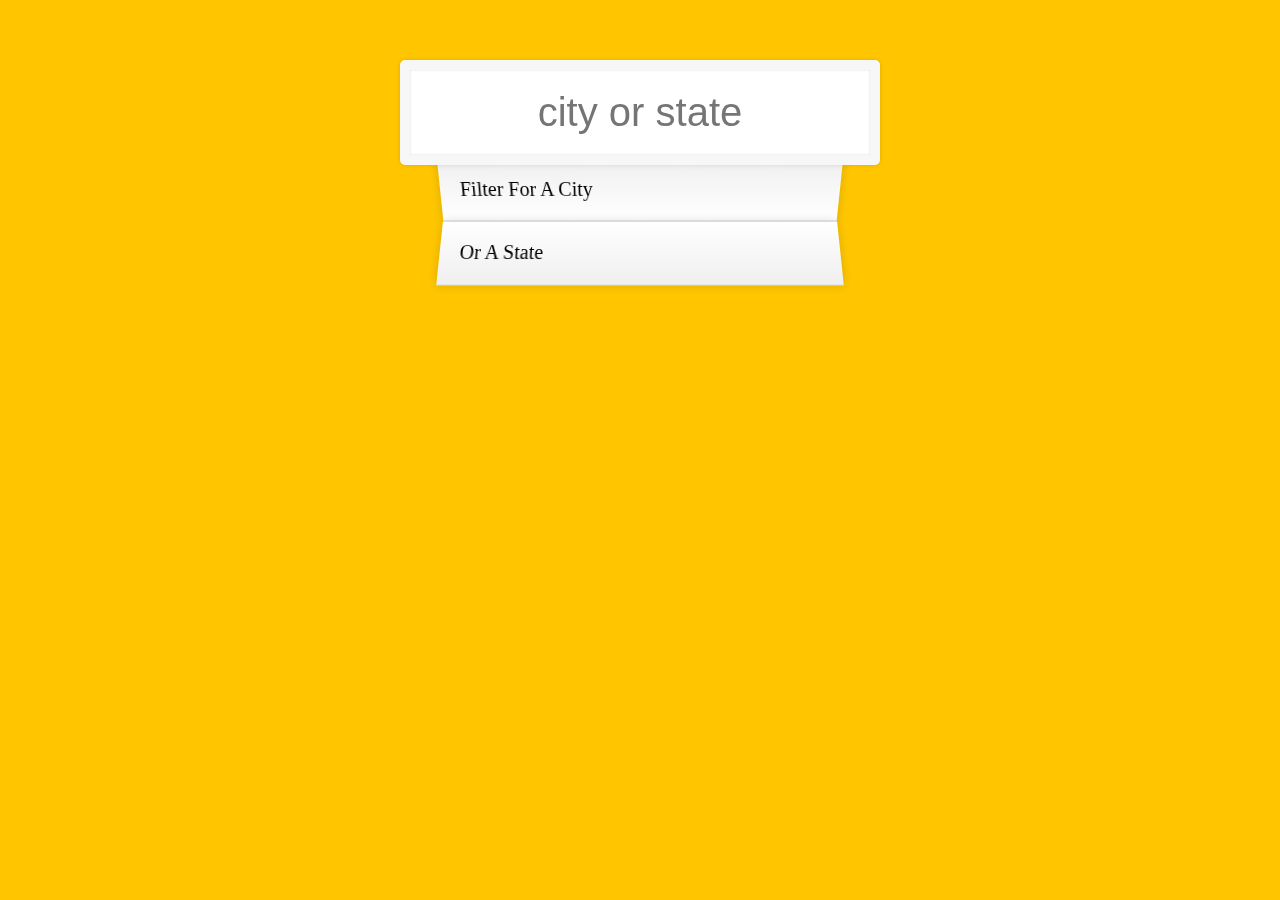
<file: ajaxtype-day6/index.html>
<!DOCTYPE html>
<html lang="en">

<head>
    <meta charset="utf-8">
    <title>Type Ahead</title>
    <link rel="stylesheet" href="style.css">
</head>

<body>
    <form class='search-form'>
        <input type="text" class="search" placeholder="city or state">
        <ul class="suggestions">
            <li>Filter for a city</li>
            <li>or a state</li>
        </ul>
    </form>


    <script>
        const endpoint = 'https://gist.githubusercontent.com/Miserlou/c5cd8364bf9b2420bb29/raw/2bf258763cdddd704f8ffd3ea9a3e81d25e2c6f6/cities.json';

        const cities = [];

        fetch(endpoint)
            .then(blob => blob.json())
            .then(data => cities.push(...data));


        function findMatches(wordToMatch, cities) {
            return cities.filter(place => {
              const regex = new RegExp(wordToMatch, 'gi');

              return place.city.match(regex) || place.state.match(regex);

            })
        }

        function numberWithCommas(x){
          return x.toString().replace(/\B(?=(\d{3})+(?!\d))/g, ',');
        }

        function displayMatches(){
          const matchArray = findMatches(this.value, cities);
          console.log(matchArray);
          const html = matchArray.map(place => {
            const regex = new RegExp(this.value, 'gi');
            const cityName = place.city.replace(regex, `<span class = "h1">${this.value}</span>`)
            const stateName = place.state.replace(regex, `<span class = "h1">${this.value}</span>`)

            return `
            <li>
            <span class = "name">${place.city}, ${place.state}</span>
            <span class = "population">${numberWithCommas(place.population)}</span>
            </li>
            `;
          }).join('');
          suggestions.innerHTML = html;
        }

        const searchInput = document.querySelector('.search');
        const suggestions = document.querySelector('.suggestions');

        searchInput.addEventListener('change', displayMatches);
        searchInput.addEventListener('keyup', displayMatches);

    </script>
</body>

</html>
</file>
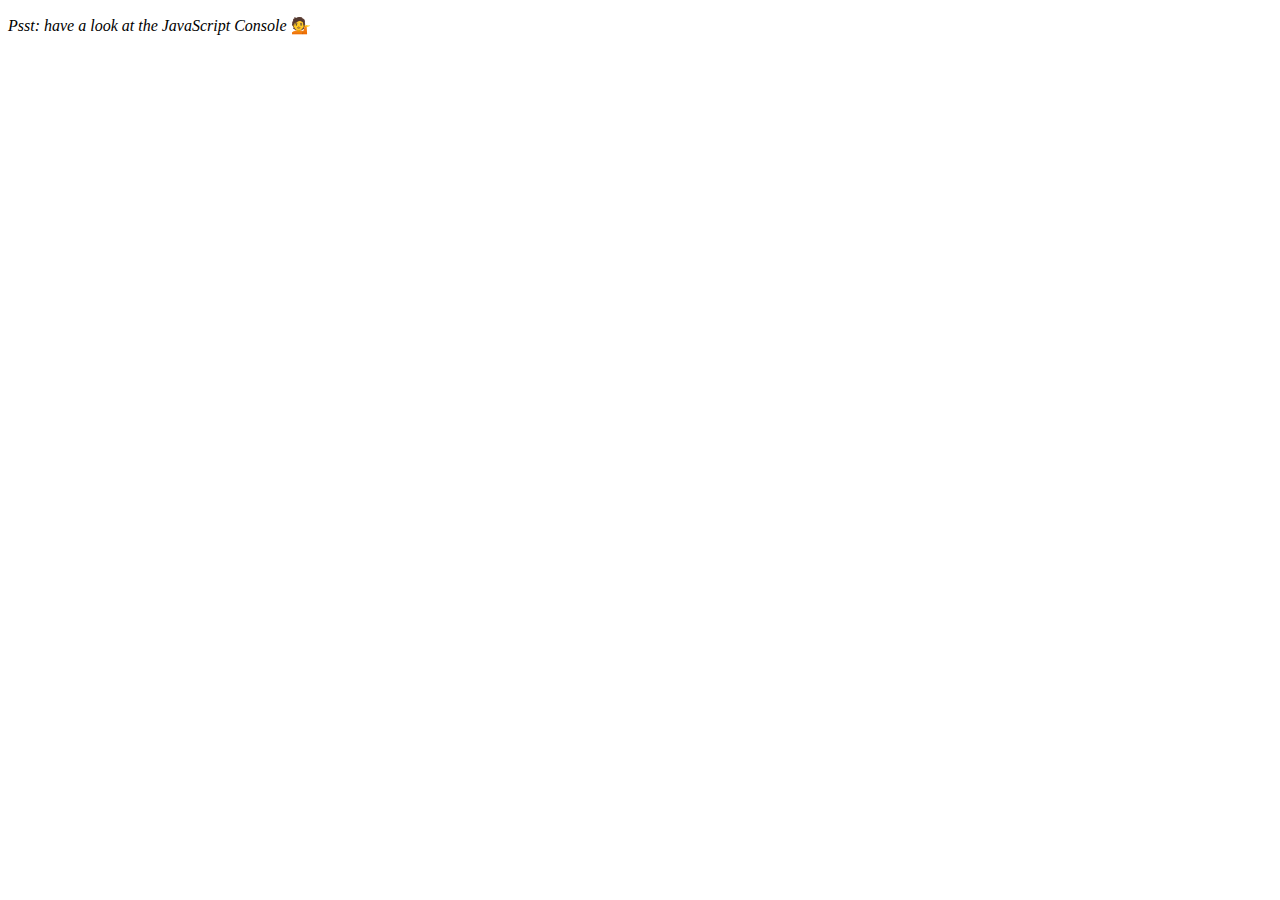
<file: cardio-day4/index.html>
<!DOCTYPE html>
<html lang="en">

<head>
    <meta charset="UTF-8">
    <title>Array Cardio 💪</title>
</head>

<body>
    <p><em>Psst: have a look at the JavaScript Console</em> 💁</p>
    <script>
        // Get your shorts on - this is an array workout!
        // ## Array Cardio Day 1
        // Some data we can work with
        const inventors = [{
            first: 'Albert',
            last: 'Einstein',
            year: 1879,
            passed: 1955
        }, {
            first: 'Isaac',
            last: 'Newton',
            year: 1643,
            passed: 1727
        }, {
            first: 'Galileo',
            last: 'Galilei',
            year: 1564,
            passed: 1642
        }, {
            first: 'Marie',
            last: 'Curie',
            year: 1867,
            passed: 1934
        }, {
            first: 'Johannes',
            last: 'Kepler',
            year: 1571,
            passed: 1630
        }, {
            first: 'Nicolaus',
            last: 'Copernicus',
            year: 1473,
            passed: 1543
        }, {
            first: 'Max',
            last: 'Planck',
            year: 1858,
            passed: 1947
        }, {
            first: 'Katherine',
            last: 'Blodgett',
            year: 1898,
            passed: 1979
        }, {
            first: 'Ada',
            last: 'Lovelace',
            year: 1815,
            passed: 1852
        }, {
            first: 'Sarah E.',
            last: 'Goode',
            year: 1855,
            passed: 1905
        }, {
            first: 'Lise',
            last: 'Meitner',
            year: 1878,
            passed: 1968
        }, {
            first: 'Hanna',
            last: 'Hammarström',
            year: 1829,
            passed: 1909
        }];
        const people = ['Beck, Glenn', 'Becker, Carl', 'Beckett, Samuel', 'Beddoes, Mick', 'Beecher, Henry', 'Beethoven, Ludwig', 'Begin, Menachem', 'Belloc, Hilaire', 'Bellow, Saul', 'Benchley, Robert', 'Benenson, Peter', 'Ben-Gurion, David',
            'Benjamin, Walter', 'Benn, Tony', 'Bennington, Chester', 'Benson, Leana', 'Bent, Silas', 'Bentsen, Lloyd', 'Berger, Ric', 'Bergman, Ingmar', 'Berio, Luciano', 'Berle, Milton', 'Berlin, Irving', 'Berne, Eric', 'Bernhard, Sandra',
            'Berra, Yogi', 'Berry, Halle', 'Berry, Wendell', 'Bethea, Erin', 'Bevan, Aneurin', 'Bevel, Ken', 'Biden, Joseph', 'Bierce, Ambrose', 'Biko, Steve', 'Billings, Josh', 'Biondo, Frank', 'Birrell, Augustine', 'Black, Elk',
            'Blair, Robert', 'Blair, Tony', 'Blake, William'
        ];
        // Array.prototype.filter()
        // 1. Filter the list of inventors for those who were born in the 1500's

        //shortened version of filter function
        //const fifteen = inventors.filter(inventor =>( inventor.year >=1500 & inventor.year < 1600));
        const fifteen = inventors.filter(function(inventor) {
            if (inventor.year >= 1500 & inventor.year < 1600)
                return true;
        });
        //console.table(fifteen);
        // Array.prototype.map()
        // 2. Give us an array of the inventors' first and last names

        const fullNames = inventors.map(inventor => (inventor.first + " " + inventor.last));
        //console.log(fullNames);
        // Array.prototype.sort()
        // 3. Sort the inventors by birthdate, oldest to youngest



        const sortedInventors = inventors.sort((a, b) => a.year > b.year ? 1 : -1);
        //console.table(sortedInventors);
        // Array.prototype.reduce()
        // 4. How many years did all the inventors live?

        const totalYears = inventors.reduce((total, inventor) => {
            return total + (inventor.passed - inventor.year)
        }, 0);
        //console.log(totalYears);
        // 5. Sort the inventors by years lived

        const oldest = inventors.sort((a, b) => (a.passed - a.year < b.passed - b.year) ? 1 : -1);
        //  console.table(oldest);
        // 6. create a list of Boulevards in Paris that contain 'de' anywhere in the name
        // https://en.wikipedia.org/wiki/Category:Boulevards_in_Paris

        /*  const category = document.querySelector('.mw-category');
          const links = Array.from(category.querySelectorAll('a'));

          const de = links
                        .map(link => link.textContent)
                        .filter(streetName => streetName.includes('de'));*/


        //  console.log(de);
        // 7. sort Exercise
        // Sort the people alphabetically by last name

        const soredPeople = people.sort((a, b) => (a[1] > b[1] ? 1 : -1));
        console.log(soredPeople);
        // 8. Reduce Exercise
        // Sum up the instances of each of these
        const data = ['car', 'car', 'truck', 'truck', 'bike', 'walk', 'car', 'van', 'bike', 'walk', 'car', 'van', 'car', 'truck'];
        const tally = data.reduce(function(obj, item){
            if(!obj[item]){
              obj[item] = 0;
            }
            obj[item]++;
            return obj;

        }, {

        });
        console.log(tally);
    </script>
</body>

</html>
</file>
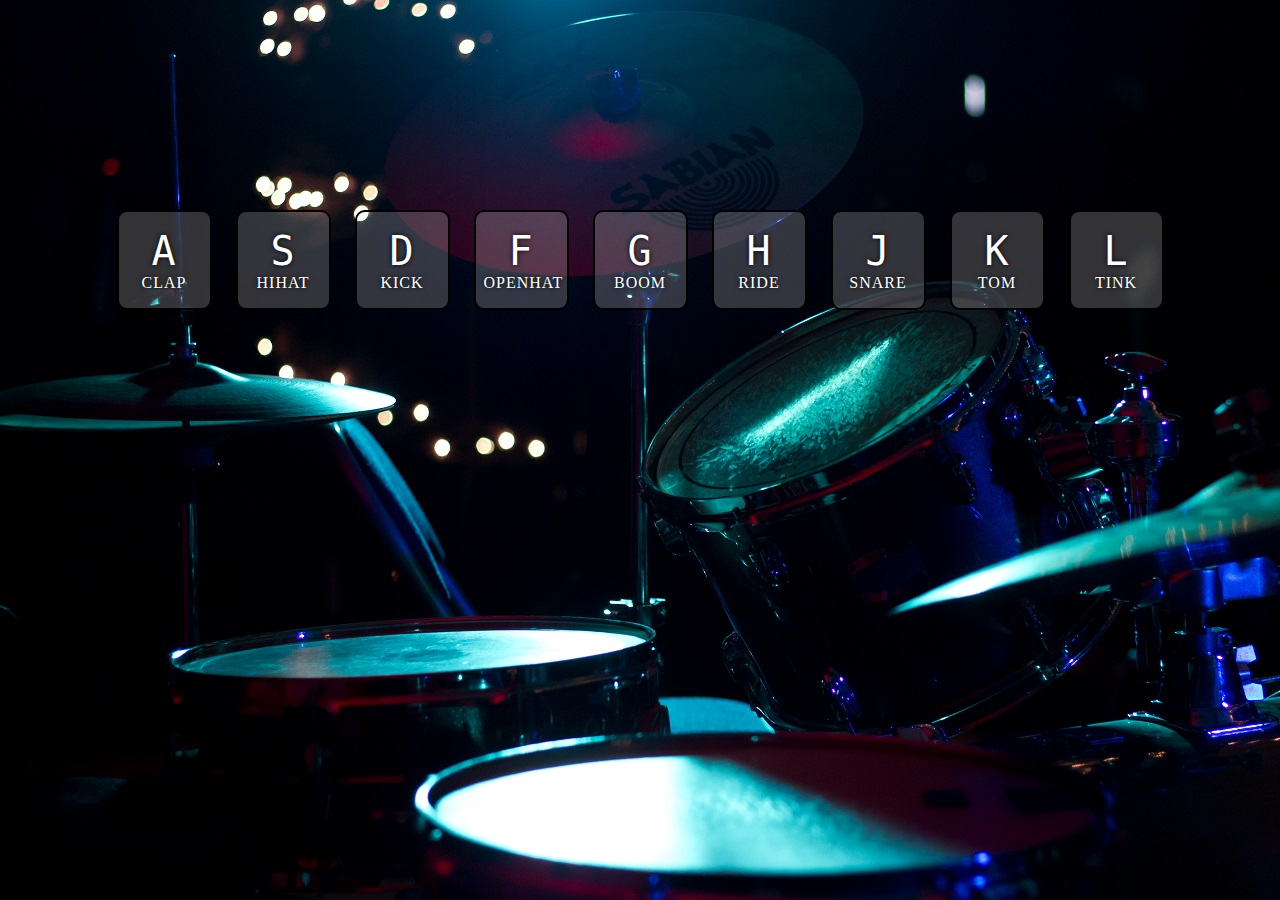
<file: day1-drumkit/index.html>
<!DOCTYPE html>
<html xmlns="https://www.w3.org/1999/xhtml">


<head>
    <meta charset="utf-8">
    <meta name="viewport" content="width=device-width, initial-scale = 1.0">
    <title>Drum Kit</title>
    <link rel="stylesheet" href="style.css" type="text/css">
    <script src="drumLogic.js"></script>
</head>

<body>
    <div class="drumKeyContainer">

        <div class="drumKeyRow">
            <div id ="a" class="drumKey">
                <kbd>A</kbd>
                <span>Clap</span>
            </div>
            <div id ="s"  class="drumKey">
                <kbd>S</kbd>
                <span>HiHat</span>
            </div>
            <div id ="d"  class="drumKey">
                <kbd>D</kbd>
                <span>Kick</span>
            </div>
            <div id ="f"  class="drumKey">
                <kbd>F</kbd>
                <span>OpenHat</span>
            </div>
            <div id ="g"  class="drumKey">
                <kbd>G</kbd>
                <span>Boom</span>
            </div>
            <div id ="h"  class="drumKey">
                <kbd>H</kbd>
                <span>Ride</span>
            </div>
            <div id ="j"  class="drumKey">
                <kbd>J</kbd>
                <span>Snare</span>
            </div>
            <div id ="k"  class="drumKey">
                <kbd>K</kbd>
                <span>Tom</span>
            </div>
            <div id ="l"  class="drumKey">
                <kbd>L</kbd>
                <span>Tink</span>
            </div>

        </div>
    </div>
</body>
</file>
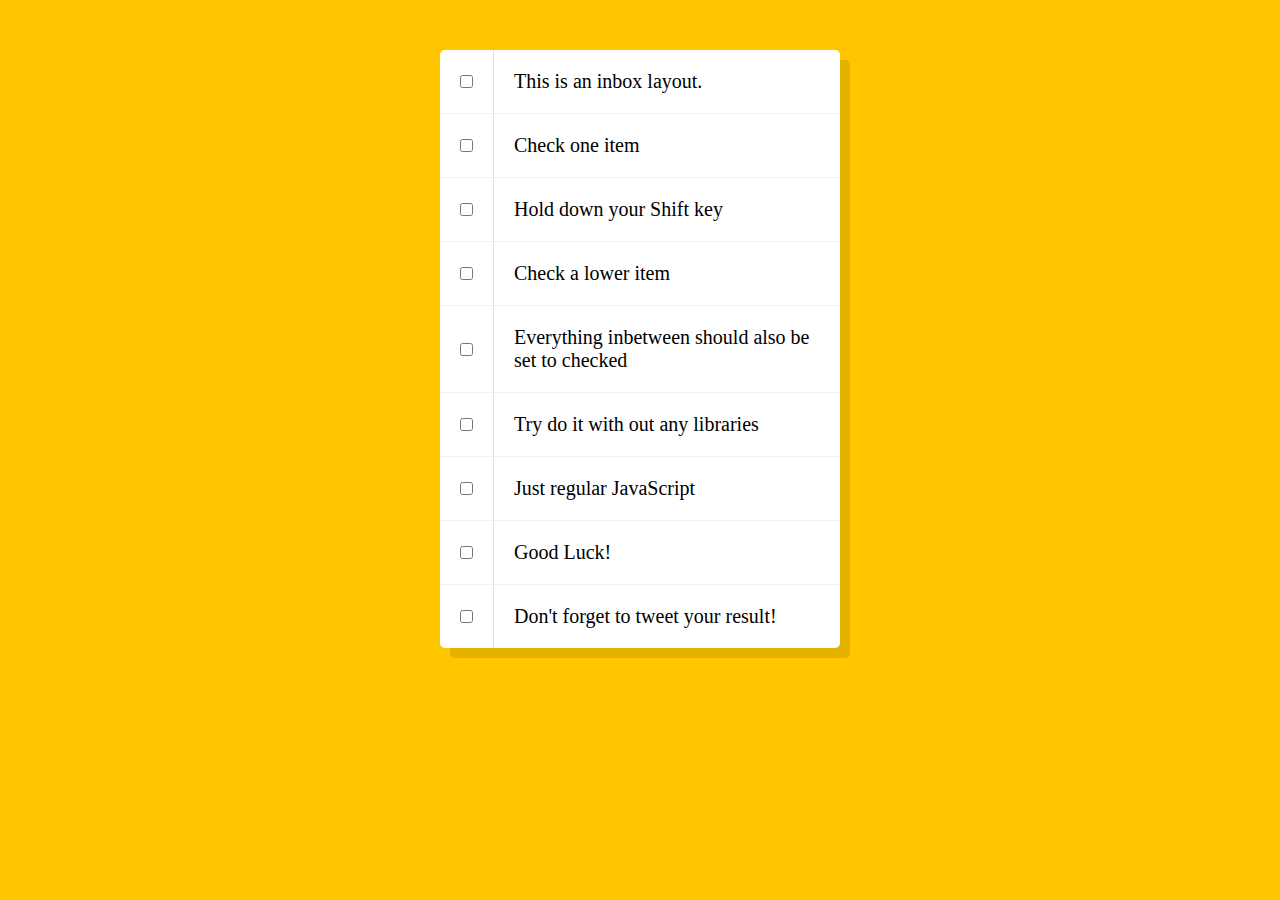
<file: day10-hold-shift/index.html>
<!DOCTYPE html>
<html lang="en">
<head>
  <meta charset="UTF-8">
  <title>Hold Shift to Check Multiple Checkboxes</title>
</head>
<body>
  <style>
    html {
      font-family: sans-serif;
      background:#ffc600;
    }
    .inbox {
      max-width:400px;
      margin:50px auto;
      background:white;
      border-radius:5px;
      box-shadow:10px 10px 0 rgba(0,0,0,0.1);
    }
    .item {
      display:flex;
      align-items:center;
      border-bottom: 1px solid #F1F1F1;
    }
    .item:last-child {
      border-bottom:0;
    }
    input:checked + p {
      background:#F9F9F9;
      text-decoration: line-through;
    }
    input[type="checkbox"] {
      margin:20px;
    }
    p {
      margin:0;
      padding:20px;
      transition:background 0.2s;
      flex:1;
      font-family:'helvetica neue';
      font-size: 20px;
      font-weight: 200;
      border-left: 1px solid #D1E2FF;
    }
    .details {
      text-align: center;
      font-size: 15px;
    }
  </style>
   <!--
   The following is a common layout you would see in an email client.
   When a user clicks a checkbox, holds Shift, and then clicks another checkbox a few rows down, all the checkboxes inbetween those two checkboxes should be checked.
  -->
  <div class="inbox">
    <div class="item">
      <input type="checkbox">
      <p>This is an inbox layout.</p>
    </div>
    <div class="item">
      <input type="checkbox">
      <p>Check one item</p>
    </div>
    <div class="item">
      <input type="checkbox">
      <p>Hold down your Shift key</p>
    </div>
    <div class="item">
      <input type="checkbox">
      <p>Check a lower item</p>
    </div>
    <div class="item">
      <input type="checkbox">
      <p>Everything inbetween should also be set to checked</p>
    </div>
    <div class="item">
      <input type="checkbox">
      <p>Try do it with out any libraries</p>
    </div>
    <div class="item">
      <input type="checkbox">
      <p>Just regular JavaScript</p>
    </div>
    <div class="item">
      <input type="checkbox">
      <p>Good Luck!</p>
    </div>
    <div class="item">
      <input type="checkbox">
      <p>Don't forget to tweet your result!</p>
    </div>
  </div>

<script>

const checkboxes = document.querySelectorAll('.inbox [type="checkbox"]');

let lastChecked;

function handleCheck(e){
  //check if shift key was held down and they are checking box
  let inBetween = false;
  if(e.shiftKey && this.checked){
    // loop over each checkbox
    checkboxes.forEach(checkbox => {
      if(checkbox === this || checkbox === lastChecked){
        inBetween = !inBetween;
      }
      if(inBetween){
        checkbox.checked = true;
      }
    });

  }

  lastChecked = this;
}

checkboxes.forEach(checkbox => checkbox.addEventListener(('click'), handleCheck));

</script>
</body>
</html>
</file>
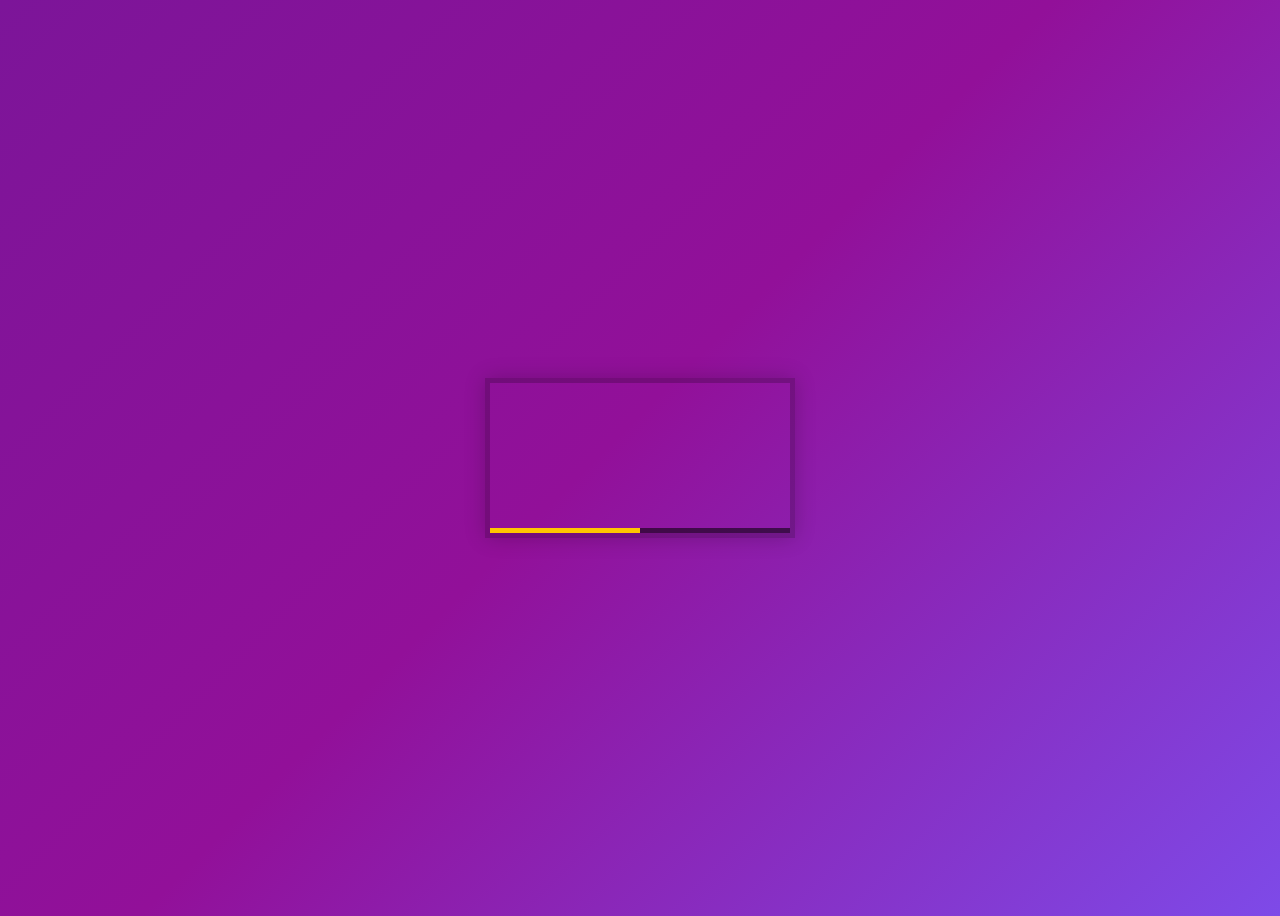
<file: day11-html5-video-player/index.html>
<!DOCTYPE html>
<html lang="en">
<head>
  <meta charset="UTF-8">
  <title>HTML Video Player</title>
  <link rel="stylesheet" href="style.css">
</head>
<body>

   <div class="player">
     <video class="player__video viewer" src="https://player.vimeo.com/external/194837908.sd.mp4?s=c350076905b78c67f74d7ee39fdb4fef01d12420&profile_id=164"></video>

     <div class="player__controls">
       <div class="progress">
        <div class="progress__filled"></div>
       </div>
       <button class="player__button toggle" title="Toggle Play">►</button>
       <input type="range" name="volume" class="player__slider" min="0" max="1" step="0.05" value="1">
       <input type="range" name="playbackRate" class="player__slider" min="0.5" max="2" step="0.1" value="1">
       <button data-skip="-10" class="player__button">« 10s</button>
       <button data-skip="25" class="player__button">25s »</button>
     </div>
   </div>

  <script src="scripts.js"></script>
</body>
</html>
</file>
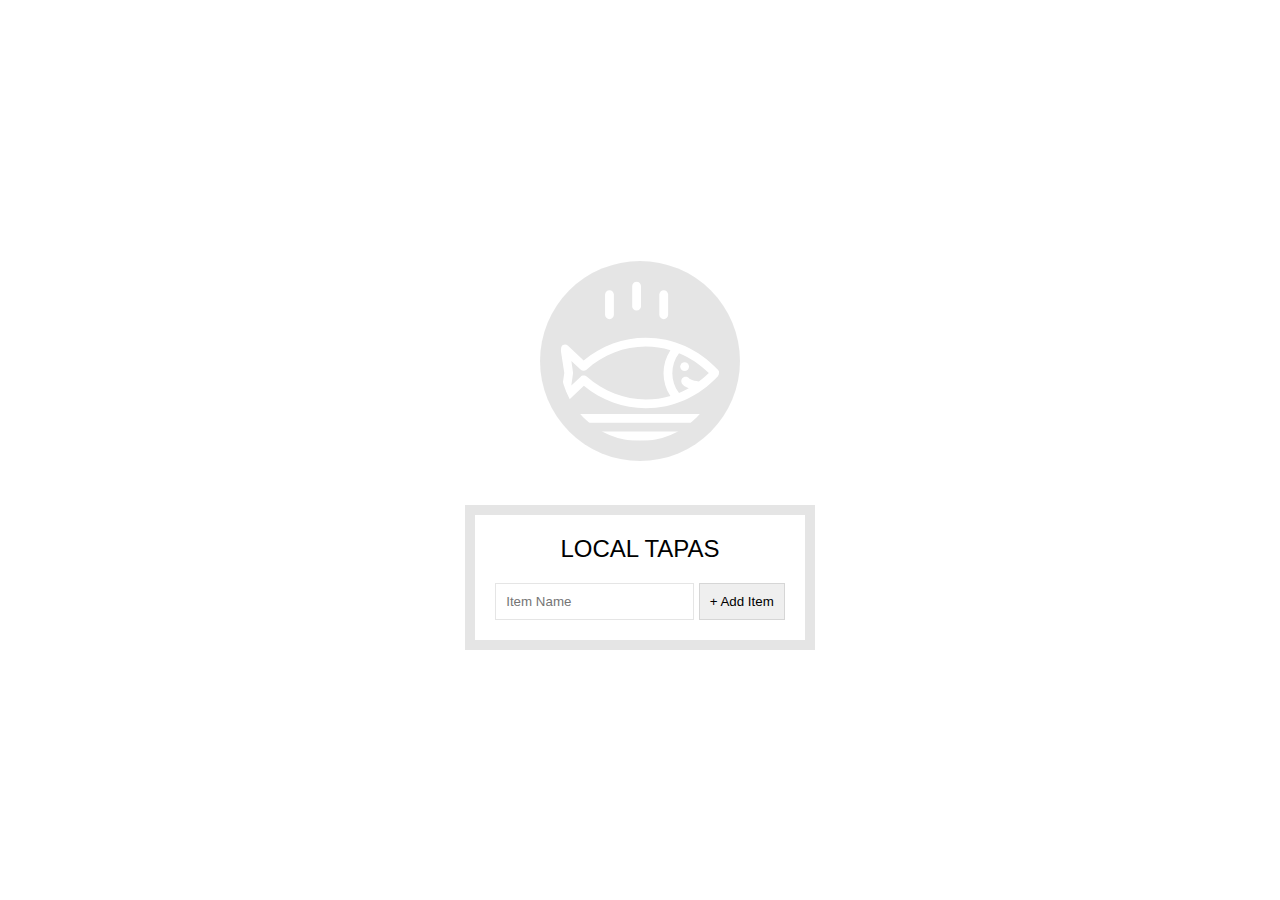
<file: day15-localStorage/index.html>
<!DOCTYPE html>
<html lang="en">
<head>
  <meta charset="UTF-8">
  <title>LocalStorage</title>
  <link rel="stylesheet" href="style.css">
</head>
<body>
  <!--
      Fish SVG Cred:
      https://thenounproject.com/search/?q=fish&i=589236
   -->

   <svg xmlns="http://www.w3.org/2000/svg" xmlns:xlink="http://www.w3.org/1999/xlink" version="1.1" x="0px" y="0px" viewBox="0 0 512 512" enable-background="new 0 0 512 512" xml:space="preserve"><g><path d="M495.9,425.3H16.1c-5.2,0-10.1,2.9-12.5,7.6c-2.4,4.7-2.1,10.3,0.9,14.6l39,56.4c2.6,3.8,7,6.1,11.6,6.1h401.7   c4.6,0,9-2.3,11.6-6.1l39-56.4c3-4.3,3.3-9.9,0.9-14.6C506,428.2,501.1,425.3,495.9,425.3z M449.4,481.8H62.6L43,453.6H469   L449.4,481.8z"/><path d="M158.3,122c7.8,0,14.1-6.3,14.1-14.1V43.4c0-7.8-6.3-14.1-14.1-14.1c-7.8,0-14.1,6.3-14.1,14.1v64.5   C144.2,115.7,150.5,122,158.3,122z"/><path d="M245.1,94.7c7.8,0,14.1-6.3,14.1-14.1V16.1c0-7.8-6.3-14.1-14.1-14.1C237.3,2,231,8.3,231,16.1v64.5   C231,88.4,237.3,94.7,245.1,94.7z"/><path d="M331.9,122c7.8,0,14.1-6.3,14.1-14.1V43.4c0-7.8-6.3-14.1-14.1-14.1s-14.1,6.3-14.1,14.1v64.5   C317.8,115.7,324.1,122,331.9,122z"/><path d="M9.6,385.2c5.3,2.8,11.8,1.9,16.2-2.2l50.6-47.7c56.7,46.5,126.6,71.9,198.3,71.9c0,0,0,0,0,0   c87.5,0,169.7-36.6,231.4-103.2c5-5.4,5-13.8,0-19.2c-61.8-66.5-144-103.2-231.4-103.2c-72,0-142.2,25.6-199,72.5l-50-47.1   c-4.4-4.1-10.9-5-16.2-2.2c-5.3,2.8-8.3,8.7-7.4,14.6l11.6,75L2.2,370.6C1.3,376.5,4.2,382.4,9.6,385.2z M380.9,230.8   c34.9,14.3,67.2,35.7,95.3,63.6c-10.1,10-20.8,19.2-31.9,27.5c-22.4-3.3-29.6-8.8-30.7-9.7c-4-5.7-11.8-7.7-18.1-4.4   c-6.9,3.6-9.5,12.2-5.9,19.1c1.9,3.5,7.3,10.3,22.4,16c-10.1,5.7-20.5,10.7-31.1,15.1C352.4,320.2,352.4,268.6,380.9,230.8z    M36.3,255.6l29.4,27.7c5.3,5,13.6,5.1,19.1,0.3c53.2-47.6,120.7-73.7,190-73.7c26.9,0,53.2,3.9,78.5,11.3   c-29.3,44.6-29.3,102,0,146.6c-25.3,7.4-51.6,11.3-78.5,11.3c-69,0-136.3-26-189.4-73.2c-2.7-2.4-13.4-6.3-19.1,0.3l-30.1,28.3   l5.7-40C42.2,293,36.3,255.6,36.3,255.6z"/><circle cx="398.8" cy="273.8" r="14.1"/></g></svg>

  <div class="wrapper">
    <h2>LOCAL TAPAS</h2>
    <p></p>
    <ul class="plates">
      <li>Loading Tapas...</li>
    </ul>
    <form class="add-items">
      <input type="text" name="item" placeholder="Item Name" required>
      <input type="submit" value="+ Add Item">
    </form>
  </div>

<script>
  const addItems = document.querySelector('.add-items');
  const itemsList = document.querySelector('.plates');
  const items = JSON.parse(localStorage.getItem('items')) || [];


  function addItem(e){
    e.preventDefault();
    const text = (this.querySelector('[name=item]')).value;
    const item = {
      text: text,
      done: false
    }
    items.push(item);
    populateList(items, itemsList);
    localStorage.setItem('items', JSON.stringify(items));
    this.reset();
  }

  function populateList(plates = [], platesList){
    platesList.innerHTML = plates.map((plate, i) => {
      return `
        <li>
        <input type ="checkbox" data-index =${i} id = "item${i}" ${plate.done ? 'checked' : ''}>
        <label for="item${i}">${plate.text}</label>
        </li>
      `;
    }).join('');
  }

  function toggleDone(e){
    if(!e.target.matches('input')) return; // skip this unless it's an input
    const el = e.target;
    const index = el.dataset.index;
    items[index].done = !items[index].done;
    localStorage.setItem('items', JSON.stringify(items));
    populateList(items, itemsList);

  }

  addItems.addEventListener('submit', addItem);
  itemsList.addEventListener('click', toggleDone);
  populateList(items, itemsList)


</script>


</body>
</html>
</file>
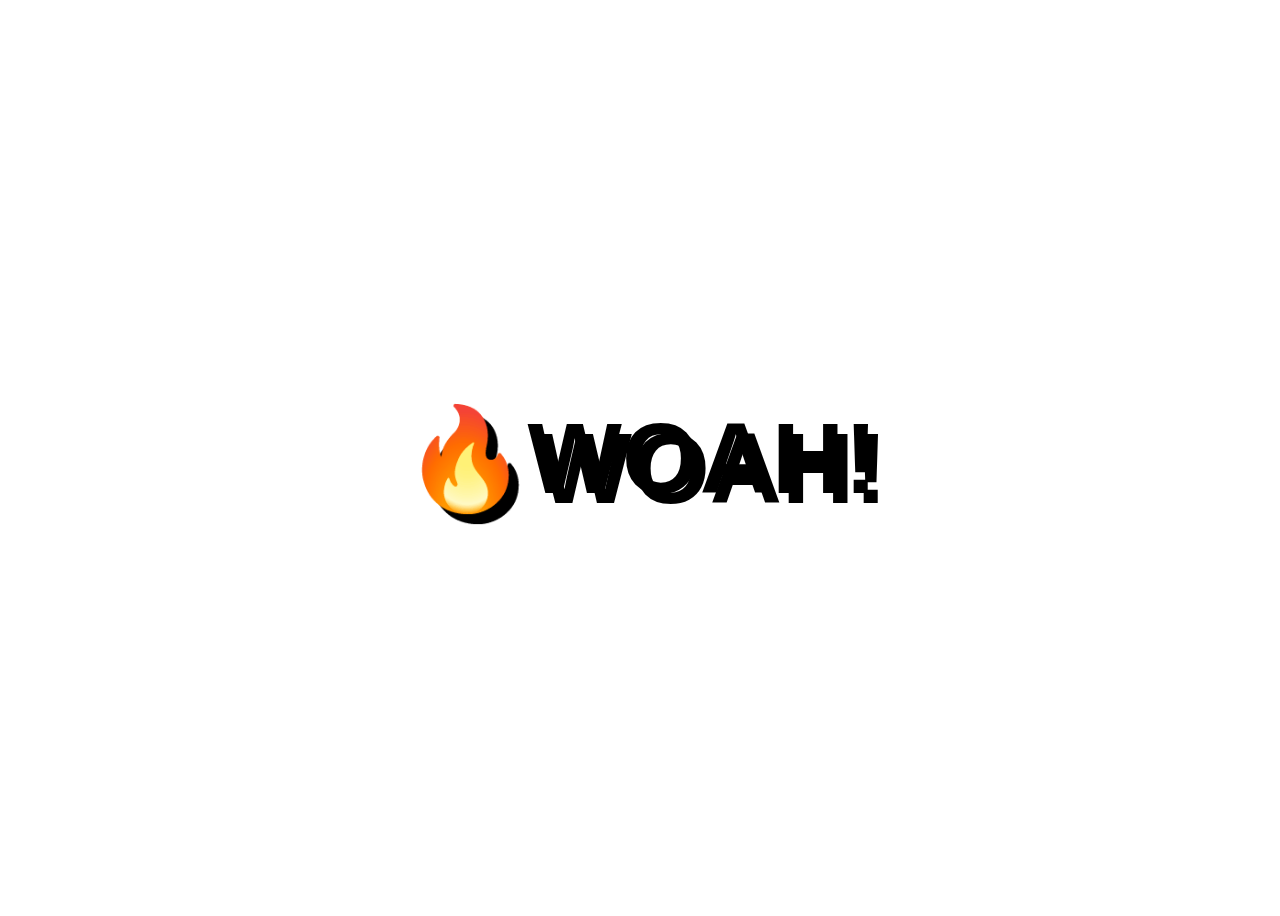
<file: day16-mouse-effect/index.html>
<!DOCTYPE html>
<html lang="en">
<head>
  <meta charset="UTF-8">
  <title>Mouse Shadow</title>
</head>
<body>

  <div class="hero">
    <h1 contenteditable>🔥WOAH!</h1>
  </div>

  <style>
  html {
    color:black;
    font-family: sans-serif;
  }
  .hero {
    min-height: 100vh;
    display:flex;
    justify-content: center;
    align-items: center;
    color:black;
  }
  h1 {
    text-shadow: 10px 10px 0 rgba(0,0,0,1);
    font-size: 100px;
  }
  </style>

<script>
const hero = document.querySelector('.hero');
const text = hero.querySelector('h1');
const walk = 100;

function shadow(e){

  const {offsetWidth: width, offsetHeight: height} = hero;
  let {offsetX: x, offsetY: y} = e;

  if(this !== e.target){
    x = x + e.target.offsetLeft;
    y = y + e.target.offsetTop;

  }

  const xWalk = (x / width * walk) - (walk / 2);
  const yWalk = (y / height * walk) - (walk / 2);
  
  text.style.textShadow = `${xWalk}px ${yWalk}px 0 red`
}

hero.addEventListener('mousemove', shadow);
</script>
</body>
</html>
</file>
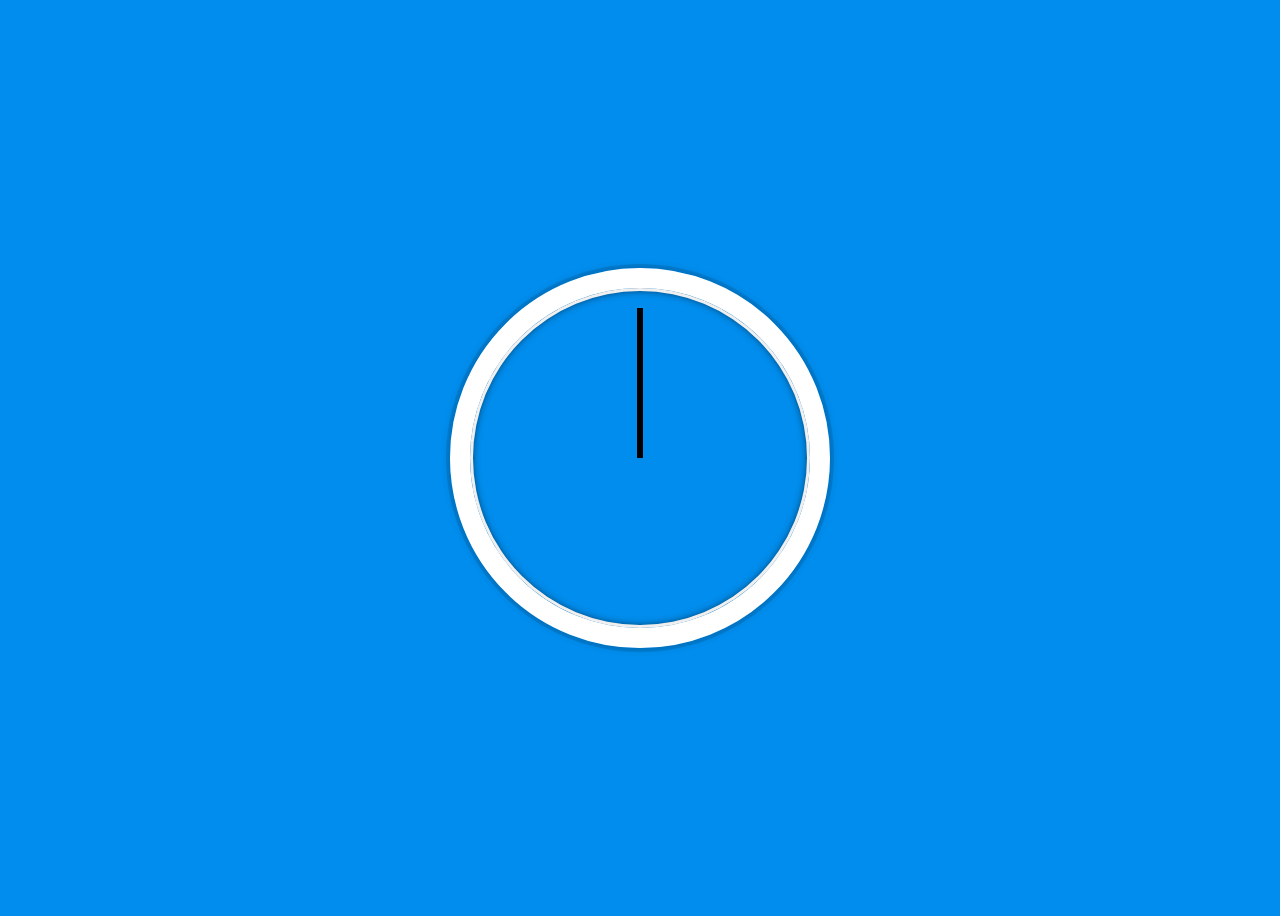
<file: day2-js-clock/index.html>
<!DOCTYPE html>
<html xmlns="https://www.w3.org/1999/xhtml">
<head>
  <meta charset="utf-8">
  <title>JS Clock</title>
  <link rel="stylesheet" href="style.css">
  <script src = "clock.js"></script>
</head>
<body>

  <div class = "clock">
    <div class = "clock-face">
      <div class = "hand hour-hand"></div>
        <div class = "hand min-hand"></div>
        <div class = "hand second-hand"></div>
      </div>
    </div>
  </body>
</file>
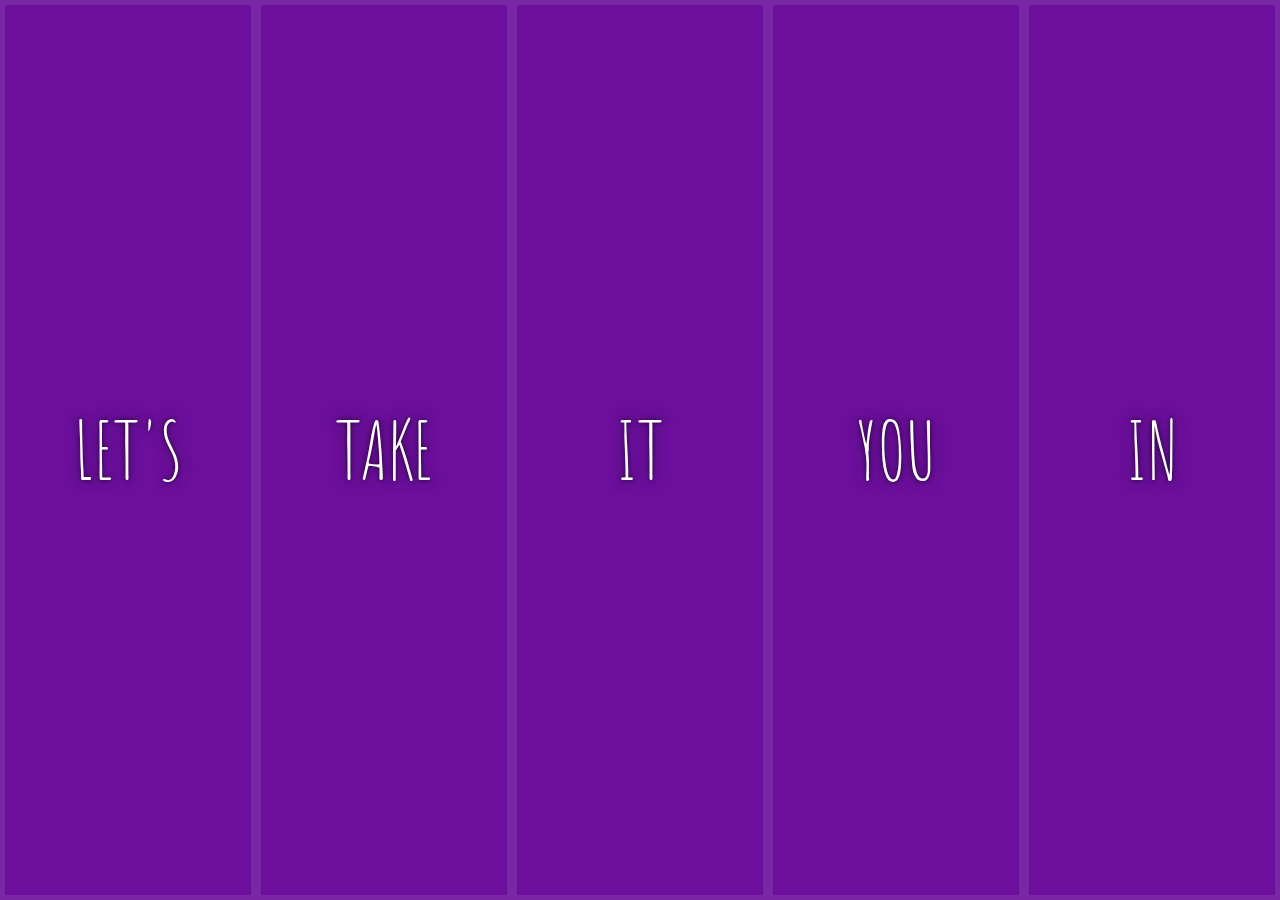
<file: day5-flex-panels/index.html>
<!DOCTYPE html>
<head>
  <meta charset = "utf-8">
  <title>Flex Panels</title>
  <link href='https://fonts.googleapis.com/css?family=Amatic+SC' rel='stylesheet' type='text/css'>
  <link rel = "stylesheet" href ="style.css">
</head>
 <body>
  <div class = "panels">
    <div class = "panel panel1">
      <p>Hey</p>
      <p>Let's</p>
      <p>Dance</p>
    </div>
    <div class = "panel panel2">
      <p>Give</p>
      <p>Take</p>
      <p>Receive</p>
    </div>
    <div class = "panel panel3">
      <p>Experience</p>
      <p>It</p>
      <p>Today</p>
    </div>
    <div class = "panel panel4">
      <p>Give</p>
      <p>You</p>
      <p>All</p>
    </div>
    <div class = "panel panel5">
      <p>Life</p>
      <p>In</p>
      <p>Motion</p>
    </div>
  </div>

  <script>
  const panels = document.querySelectorAll('.panel');

  function toggleOpen(){
    this.classList.toggle('open');
  }

  function toggleActive(e){

    if(e.propertyName.includes('flex')){
    this.classList.toggle('open-active');
  }
  }

  panels.forEach(panel => panel.addEventListener('click', toggleOpen));
  panels.forEach(panel => panel.addEventListener('transitionend', toggleActive));

  </script>
</file>
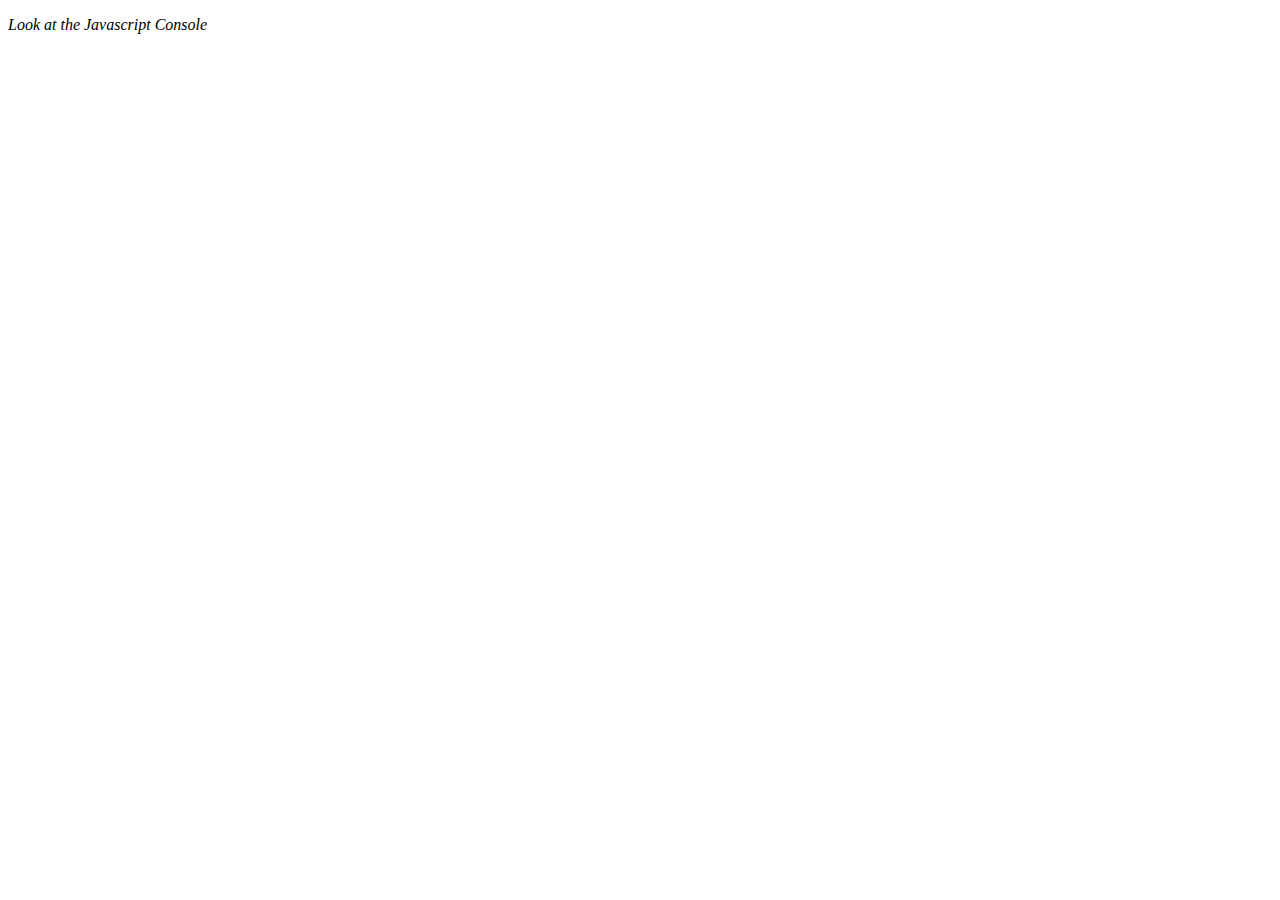
<file: day7-cardio2/index.html>
<!DOCTYPE html>
<html lang="en">

<head>
    <meta charset="utf-8">
    <title>Array Cardio</title>
</head>

<body>
    <p><em>Look at the Javascript Console</em></p>

    <script>
        const people = [{
                name: 'Wes',
                year: 1988
            },
            {
                name: 'Kait',
                year: 1986
            },
            {
                name: 'Irv',
                year: 1970
            },
            {
                name: 'Lux',
                year: 2015
            }
        ];
        const comments = [{
                text: 'Love this!',
                id: 523423
            },
            {
                text: 'Super good',
                id: 823423
            },
            {
                text: 'You are the best',
                id: 2039842
            },
            {
                text: 'Ramen is my fav food ever',
                id: 123523
            },
            {
                text: 'Nice Nice Nice!',
                id: 542328
            }
        ];


        const isAdult = people.some((person) => {
            const currentYear = (new Date().getFullYear());
            return currentYear - person.year >= 19;
        });
        console.log(isAdult);

        const allAdult = people.every((person) => {
            const currentYear = (new Date().getFullYear());
            return currentYear - person.year >= 19;
        });
        console.log(allAdult);

        const comment = comments.find(comment => (comment.id === 823423));

        console.log(comment);

        const index = comments.findIndex(comment => (comment.id === 823423));
        console.log(index);

        comments.splice(index,1);
    </script>
</file>
<file: ajaxtype-day6/style.css>
html {
    box-sizing: border-box;
    background: #ffc600;
    font-family: 'helvetica neue';
    font-size: 20px;
    font-weight: 200;
}

*, *:before, *:after {
    box-sizing: inherit;
}

input {
    width: 100%;
    padding: 20px;
}

.search-form {
    max-width: 400px;
    margin: 50px auto;
}

input.search {
    margin: 0;
    text-align: center;
    outline: 0;
    border: 10px solid #f7f7f7;
    width: 120%;
    left: -10%;
    position: relative;
    top: 10px;
    z-index: 2;
    border-radius: 5px;
    font-size: 40px;
    box-shadow: 0 0 5px rgba(0, 0, 0, 0.12), inset 0 0 2px rgba(0, 0, 0, 0.19);
}

.suggestions {
    margin: 0;
    padding: 0;
    position: relative;
}

.suggestions li {
    background: white;
    list-style: none;
    border-bottom: 1px solid #d8d8d8;
    box-shadow: 0 0 10px rgba(0, 0, 0, 0.14);
    margin: 0px;
    padding: 20px;
    transition: background 1.2s;
    display:flex;
    justify-content: space-between;
    text-transform: capitalize;
}

.suggestions li:nth-child(even){
  transform: perspective(100px) rotateX(3deg) translateY(2px) scale(1.001);
  background: linear-gradient(to bottom,  #ffffff 0%,#EFEFEF 100%);
}

.suggestions li:nth-child(odd){
  transform: perspective(100px) rotateX(-3deg) translateY(3px) scale(1.001);
background: linear-gradient(to top,  #ffffff 0%,#EFEFEF 100%);
}

.span.population{
  font-size: 15px;

}

.details{
  text-align: center;
  font-size: 15px;
}

.h1 {
  background: #ffc600;
}

.love{
  text-align: center;

}

a {
  color:black;
  background: rgba(0,0,0,0.1);
  text-decoration: none;
}
</file>
<file: day1-drumkit/style.css>
.drumKey {
    border: 2px solid black;
    border-radius: 10px;
    width:75px;
    margin: 10px;
    padding:1rem .5rem;
    transition: all 0.1s;
    background:rgba(255,255,255,0.2);
    color:white;
    text-shadow: 0 0 5px black;
    text-transform: uppercase;
    letter-spacing: 1px;
    text-align: center;
    display: inline-block;

}

.drumKeyRow {
text-align: center;


}

.drumKeyContainer {

    margin-top: 200px;
}

.playing{
  transform: scale(1.1);
  border-color: #ffc600;
  box-shadow: 0 0 10px #ffc600;
}

kbd {
    display: block;
    font-size: 40px;
}


body{
  background-color: black;
  background: url("background.jpg");
  background-size: cover;
  background-repeat: no-repeat;
background-attachment: fixed;
}
</file>
<file: day11-html5-video-player/style.css>
html {
  box-sizing: border-box;
}

*, *:before, *:after {
  box-sizing: inherit;
}

body {
  padding: 0;
  display:flex;
  background:#7A419B;
  min-height:100vh;
  background: linear-gradient(135deg, #7c1599 0%,#921099 48%,#7e4ae8 100%);
  background-size:cover;
  align-items: center;
  justify-content: center;
}

.player {
  max-width:750px;
  border:5px solid rgba(0,0,0,0.2);
  box-shadow:0 0 20px rgba(0,0,0,0.2);
  position: relative;
  font-size: 0;
  overflow: hidden;
}

.player__video {
  width: 100%;
}

.player__button {
  background:none;
  border:0;
  line-height:1;
  color:white;
  text-align: center;
  outline:0;
  padding: 0;
  cursor:pointer;
  max-width:50px;
}

.player__button:focus {
  border-color: #ffc600;
}

.player__slider {
  width:10px;
  height:30px;
}

.player__controls {
  display:flex;
  position: absolute;
  bottom:0;
  width: 100%;
  transform: translateY(100%) translateY(-5px);
  transition:all .3s;
  flex-wrap:wrap;
  background:rgba(0,0,0,0.1);
}

.player:hover .player__controls {
  transform: translateY(0);
}

.player:hover .progress {
  height:15px;
}

.player__controls > * {
  flex:1;
}

.progress {
  flex:10;
  position: relative;
  display:flex;
  flex-basis:100%;
  height:5px;
  transition:height 0.3s;
  background:rgba(0,0,0,0.5);
  cursor:ew-resize;
}

.progress__filled {
  width:50%;
  background:#ffc600;
  flex:0;
  flex-basis:50%;
}

/* unholy css to style input type="range" */

input[type=range] {
  -webkit-appearance: none;
  background:transparent;
  width: 100%;
  margin: 0 5px;
}
input[type=range]:focus {
  outline: none;
}
input[type=range]::-webkit-slider-runnable-track {
  width: 100%;
  height: 8.4px;
  cursor: pointer;
  box-shadow: 1px 1px 1px rgba(0, 0, 0, 0), 0 0 1px rgba(13, 13, 13, 0);
  background: rgba(255,255,255,0.8);
  border-radius: 1.3px;
  border: 0.2px solid rgba(1, 1, 1, 0);
}
input[type=range]::-webkit-slider-thumb {
  box-shadow: 0 0 0 rgba(0, 0, 0, 0), 0 0 0 rgba(13, 13, 13, 0);
  height: 15px;
  width: 15px;
  border-radius: 50px;
  background: #ffc600;
  cursor: pointer;
  -webkit-appearance: none;
  margin-top: -3.5px;
  box-shadow:0 0 2px rgba(0,0,0,0.2);
}
input[type=range]:focus::-wefbkit-slider-runnable-track {
  background: #bada55;
}
input[type=range]::-moz-range-track {
  width: 100%;
  height: 8.4px;
  cursor: pointer;
  box-shadow: 1px 1px 1px rgba(0, 0, 0, 0), 0 0 1px rgba(13, 13, 13, 0);
  background: #ffffff;
  border-radius: 1.3px;
  border: 0.2px solid rgba(1, 1, 1, 0);
}
input[type=range]::-moz-range-thumb {
  box-shadow: 0 0 0 rgba(0, 0, 0, 0), 0 0 0 rgba(13, 13, 13, 0);
  height: 15px;
  width: 15px;
  border-radius: 50px;
  background: #ffc600;
  cursor: pointer;
}
</file>
<file: day15-localStorage/style.css>
html {
      box-sizing: border-box;
      background:url('http://wes.io/hx9M/oh-la-la.jpg') center no-repeat;
      background-size:cover;
      min-height:100vh;
      display:flex;
      justify-content: center;
      align-items: center;
      text-align: center;
      font-family: Futura,"Trebuchet MS",Arial,sans-serif
    }
    *, *:before, *:after {box-sizing: inherit; }

    svg {
      fill:white;
      background: rgba(0,0,0,0.1);
      padding: 20px;
      border-radius: 50%;
      width:200px;
      margin-bottom: 50px;
    }

    .wrapper {
      padding: 20px;
      max-width: 350px;
      background: rgba(255,255,255,0.95);
      box-shadow: 0 0 0 10px rgba(0,0,0,0.1);
    }

    h2 {
      text-align: center;
      margin: 0;
      font-weight: 200;
    }

    .plates {
      margin: 0;
      padding: 0;
      text-align: left;
      list-style: none;
    }

    .plates li {
      border-bottom: 1px solid rgba(0,0,0,0.2);
      padding: 10px 0;
      font-weight: 100;
      display: flex;
    }

    .plates label {
      flex:1;
      cursor: pointer;

    }

    .plates input {
      display: none;
    }

    .plates input + label:before {
      content: '⬜️';
      margin-right: 10px;
    }

    .plates input:checked + label:before {
      content: '🌮';
    }

    .add-items {
      margin-top: 20px;
    }

    .add-items input {
      padding:10px;
      outline:0;
      border:1px solid rgba(0,0,0,0.1);
    }
</file>
<file: day2-js-clock/style.css>
html{
  background: #018ded url(http://unsplash.it/1500/1000?image=881&blur=50);
  background-size: cover;
  font-family: 'helvetica neue';
  text-align: center;
  font-size: 10px;
}

body{
  font-size: 2rem;
  display: flex;
  flex:1;
  min-height: 100vh;
  align-items: center;
}

.clock{
  width: 30rem;
      height: 30rem;
      border:20px solid white;
      border-radius:50%;
      margin:50px auto;
      position: relative;
      padding:2rem;
      box-shadow:
        0 0 0 4px rgba(0,0,0,0.1),
        inset 0 0 0 3px #EFEFEF,
        inset 0 0 10px black,
        0 0 10px rgba(0,0,0,0.2);
}

.clock-face{
  position: relative;
  width: 100%;
  height: 100%;
  transform: translateY(-3px);
}

.hand{
  width:50%;
  height: 6px;
  background: black;
  position: absolute;
  top: 50%;
  transform-origin: 100%;
  transform:rotate(90deg);
  transition: all 0.5s;
  transition-timing-function: cubic-bezier(.1,2.5,.5,1);
}
</file>
<file: day5-flex-panels/style.css>
html{
  box-sizing: border-box;
  background: #ffc600;
  font-family: "helvetica neue";
  font-size: 20px;
  font-weight: 200;

}

body {
  margin:0;

}

*, *:before, *:after {
  box-sizing: inherit;
}

.panels {
  min-height: 100vh;
  overflow: hidden;
  display: flex;
}

.panel {
  background: #6B0f9C;
  box-shadow: inset 0 0 0 5px rgba(255,255,255,0.1);
  color:white;
  text-align: center;
  align-items: center;
  transition:
        font-size 0.7s cubic-bezier(0.61,-0.19, 0.7,-0.11),
        flex 0.7s cubic-bezier(0.61,-0.19, 0.7,-0.11),
        background 0.2s;
  font-size: 20px;
  background-size: cover;
  background-position: center;
  flex: 1;
  justify content: center;
  align-items: center;
  display: flex;
  flex-direction: column;

}

.panel1 { background-image:url(https://source.unsplash.com/gYl-UtwNg_I/1500x1500); }
    .panel2 { background-image:url(https://source.unsplash.com/1CD3fd8kHnE/1500x1500); }
    .panel3 { background-image:url(https://images.unsplash.com/photo-1465188162913-8fb5709d6d57?ixlib=rb-0.3.5&q=80&fm=jpg&crop=faces&cs=tinysrgb&w=1500&h=1500&fit=crop&s=967e8a713a4e395260793fc8c802901d); }
    .panel4 { background-image:url(https://source.unsplash.com/ITjiVXcwVng/1500x1500); }
    .panel5 { background-image:url(https://source.unsplash.com/3MNzGlQM7qs/1500x1500); }

.panel > * {
  margin:0;
  width:100%;
  transition: transform 0.5s;
  flex: 1 0 auto;
  display: flex;
  justify-content: center;
  align-items: center;
}

.panel > *:first-child { transform: translateY(-100%);}
.panel.open-active > *:first-child { transform: translateY(0);}
.panel > *:last-child { transform: translateY(100%);}
.panel.open-active > *:last-child { transform: translateY(0);}

.panel p {
  text-transform:uppercase;
 font-family: 'Amatic SC', cursive;
 text-shadow: 0 0 4px rgba(0,0,0,0.72), 0 0 14px rgba(0,0,0,0.45);
font-size: 2em;
}

.panel p:nth-child(2){
  font-size: 4em;
}
.panel.open{
  flex: 5;
  font-size: 40px;
}
.cta{
  color: white;
  text-decoration: none;
}
</file>
